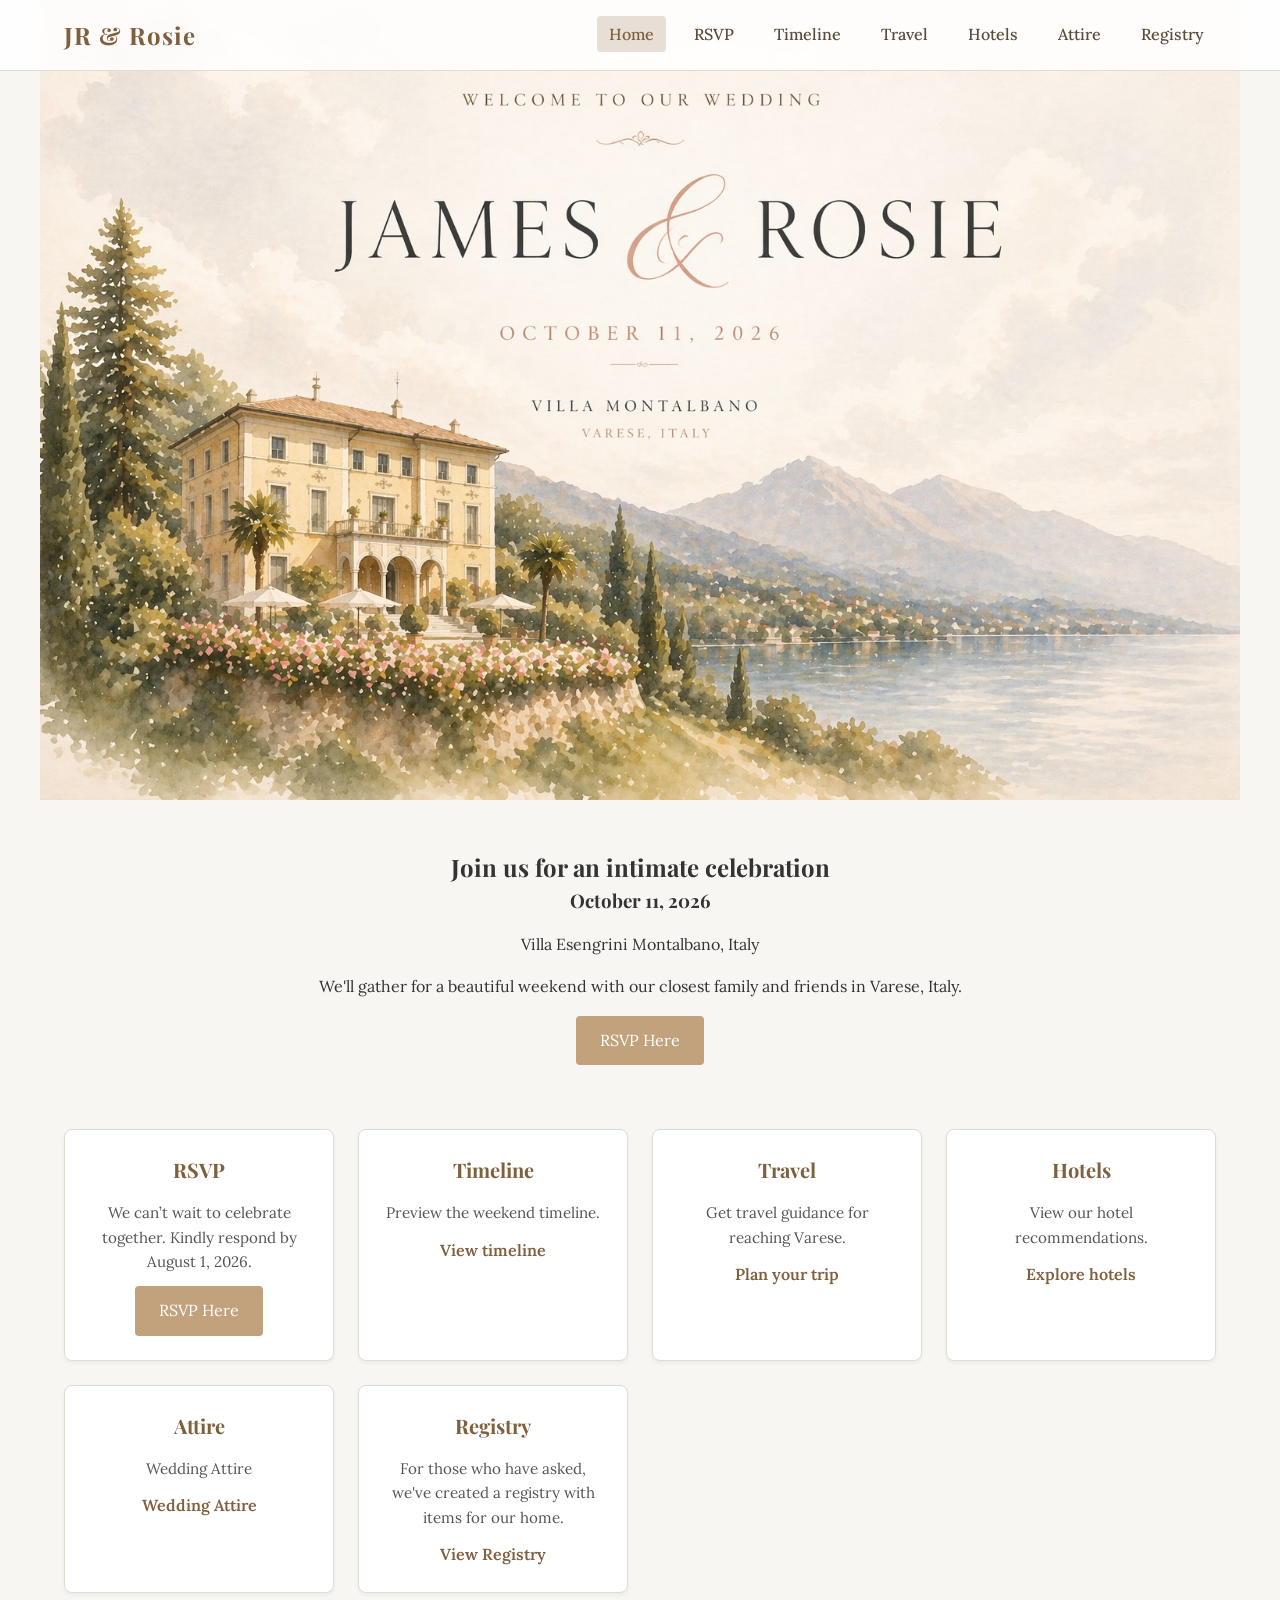
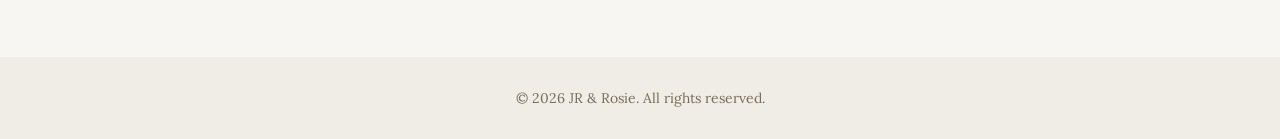
<file: index.html>
<!DOCTYPE html>
<html lang="en">
  <head>
    <meta charset="UTF-8" />
    <meta name="viewport" content="width=device-width, initial-scale=1.0" />
    <title>JR & Rosie Wedding</title>
    <link rel="preconnect" href="https://fonts.googleapis.com" />
    <link rel="preconnect" href="https://fonts.gstatic.com" crossorigin />
    <link
      href="https://fonts.googleapis.com/css2?family=Playfair+Display:wght@400;700&family=Lora:wght@400;600&display=swap"
      rel="stylesheet"
    />
    <link rel="stylesheet" href="styles.css" />
  </head>
  <body>
    <header class="navbar">
      <div class="container">
        <h1 class="logo">JR & Rosie</h1>
        <nav>
          <ul class="nav-list">
            <li><a href="index.html" class="active">Home</a></li>
            <li><a href="rsvp.html">RSVP</a></li>
            <li><a href="timeline.html">Timeline</a></li>
            <li><a href="travel.html">Travel</a></li>
            <li><a href="hotels.html">Hotels</a></li>
            <li><a href="attire.html">Attire</a></li>
            <li><a href="registry.html">Registry</a></li>
          </ul>
        </nav>
      </div>
    </header>
    <!-- Custom hero container using the designed hero image. -->
    <div class="hero-container">
      <img src="hero.jpg" class="hero-image" alt="JR and Rosie Wedding Hero">
      <!-- No clickable overlay areas needed when using a clean hero image -->
    </div>

    <!-- A simple introduction section below the hero image -->
    <section class="intro container">
      <h2>Join us for an intimate celebration</h2>
      <h3>October 11, 2026</h3>
      <p class="venue">Villa Esengrini Montalbano, Italy</p>
      <p>We'll gather for a beautiful weekend with our closest family and friends in Varese, Italy.</p>
      <a href="rsvp.html" class="button">RSVP Here</a>
    </section>
    <section class="info-grid container">
      <div class="info-card">
        <h4>RSVP</h4>
        <p>We can’t wait to celebrate together. Kindly respond by August 1, 2026.</p>
        <a href="rsvp.html" class="button">RSVP Here</a>
      </div>
      
      <div class="info-card">
        <h4>Timeline</h4>
        <p>Preview the weekend timeline.</p>
        <a href="timeline.html" class="card-link">View timeline</a>
      </div>
      
      <div class="info-card">
        <h4>Travel</h4>
        <p>Get travel guidance for reaching Varese.</p>
        <a href="travel.html" class="card-link">Plan your trip</a>
      </div>
      
      <div class="info-card">
        <h4>Hotels</h4>
        <p>View our hotel recommendations.</p>
        <a href="hotels.html" class="card-link">Explore hotels</a>
      </div>
      
        <div class="info-card">
        <h4>Attire</h4>
        <p>Wedding Attire</p>
       <a href="attire.html" class="card-link">Wedding Attire</a>
      </div>     

  <div class="info-card">
    <h4>Registry</h4>
    <p>For those who have asked, we've created a registry with items for our home.</p>
    <a href="registry.html" class="card-link">View Registry</a>
  </div>     
         
    </section>
    
    <footer class="footer">
      <p>© 2026 JR & Rosie. All rights reserved.</p>
    </footer>
  </body>
</html>
</file>
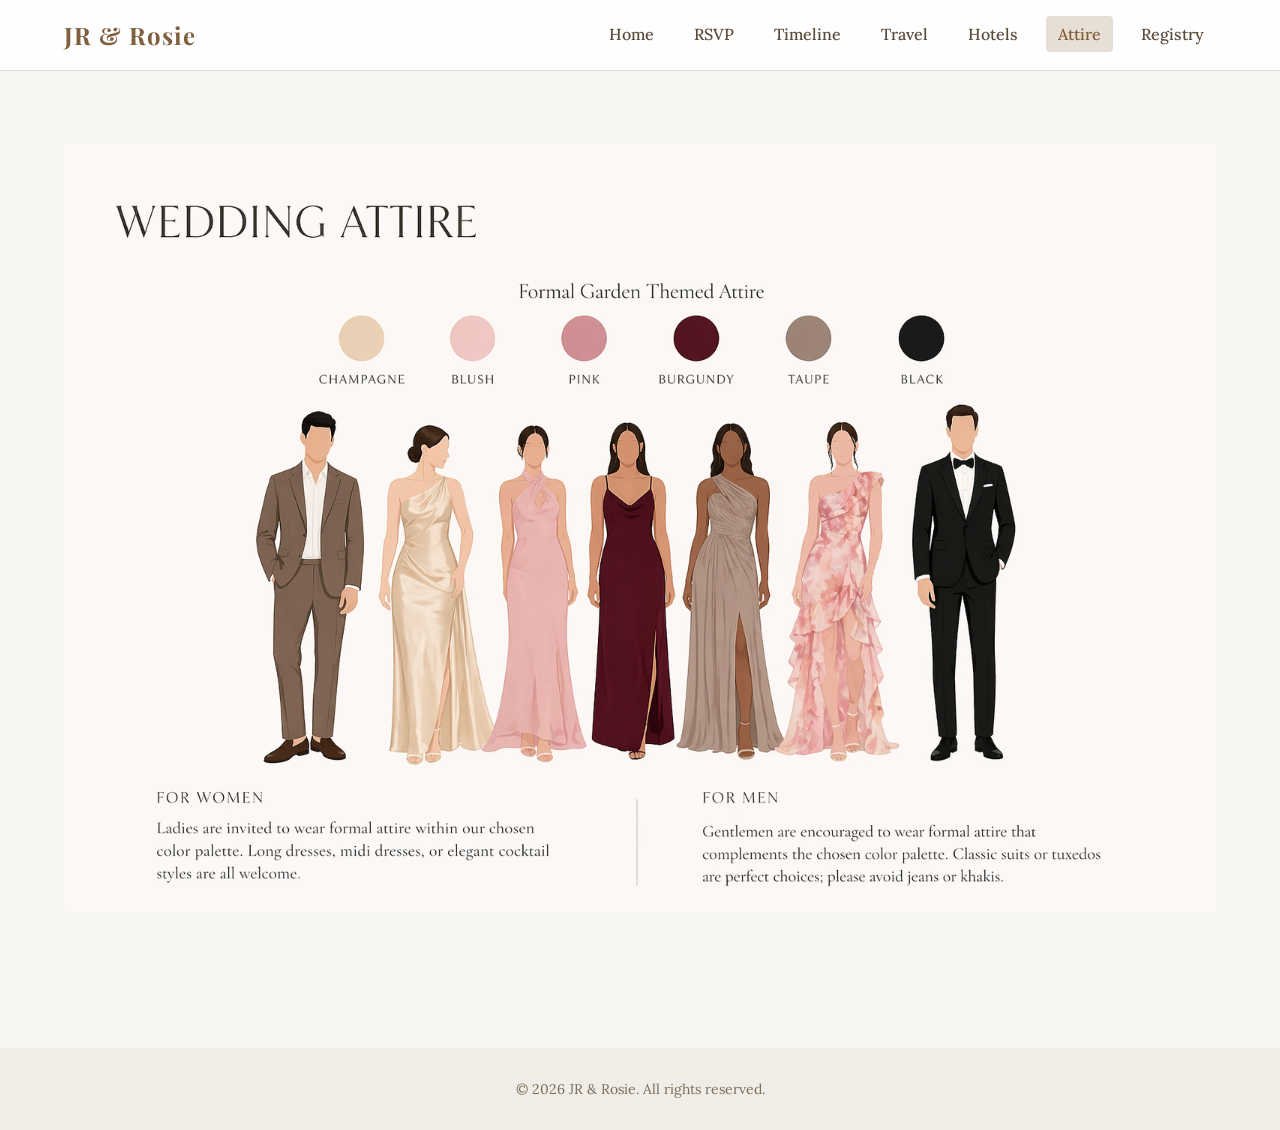
<file: attire.html>
<!DOCTYPE html>
<html lang="en">
  <head>
    <meta charset="UTF-8" />
    <meta name="viewport" content="width=device-width, initial-scale=1.0" />
    <title>Attire | JR & Rosie Wedding</title>
    <link rel="preconnect" href="https://fonts.googleapis.com" />
    <link rel="preconnect" href="https://fonts.gstatic.com" crossorigin />
    <link
      href="https://fonts.googleapis.com/css2?family=Playfair+Display:wght@400;700&family=Lora:wght@400;600&display=swap"
      rel="stylesheet"
    />
    <link rel="stylesheet" href="styles.css" />
  </head>
  <body>
    <header class="navbar">
      <div class="container">
        <h1 class="logo">JR & Rosie</h1>
        <nav>
          <ul class="nav-list">
            <li><a href="index.html">Home</a></li>
            <li><a href="rsvp.html">RSVP</a></li>
            <li><a href="timeline.html">Timeline</a></li>
            <li><a href="travel.html">Travel</a></li>
            <li><a href="hotels.html">Hotels</a></li>
            <li><a href="attire.html" class="active">Attire</a></li>
            <li><a href="registry.html">Registry</a></li>
          </ul>
        </nav>
      </div>
    </header>
    <main class="container">
      <section class="attire-section">
             </p>
        </div>
        <img
          src="attire-guide.png"
          alt="Formal Garden Wedding Attire Guide"
          class="attire-guide-img"
        />
        <div class="attire-details">

          </p>

          </p>
        </div>
      </section>
    </main>
    <footer class="footer">
      <p>© 2026 JR & Rosie. All rights reserved.</p>
    </footer>
  </body>
</html>
</file>
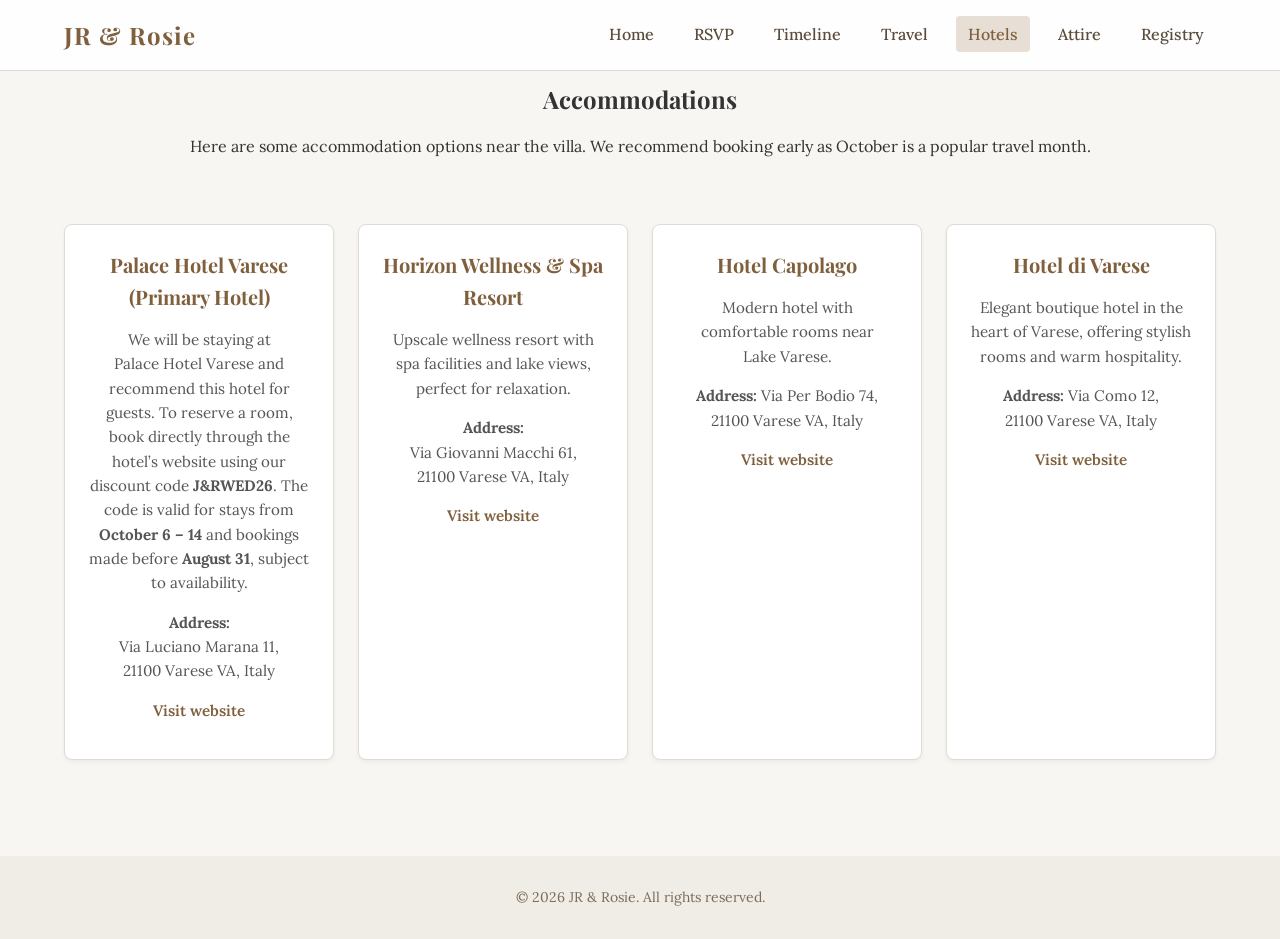
<file: hotels.html>
<!DOCTYPE html>
<html lang="en">
  <head>
    <meta charset="UTF-8" />
    <meta name="viewport" content="width=device-width, initial-scale=1.0" />
    <title>Hotels | JR & Rosie Wedding</title>
    <link rel="preconnect" href="https://fonts.googleapis.com" />
    <link rel="preconnect" href="https://fonts.gstatic.com" crossorigin />
    <link
      href="https://fonts.googleapis.com/css2?family=Playfair+Display:wght@400;700&family=Lora:wght@400;600&display=swap"
      rel="stylesheet"
    />
    <link rel="stylesheet" href="styles.css" />
  </head>
  <body>
    <header class="navbar">
      <div class="container">
        <h1 class="logo">JR & Rosie</h1>
        <nav>
          <ul class="nav-list">
            <li><a href="index.html">Home</a></li>
            <li><a href="rsvp.html">RSVP</a></li>
            <li><a href="timeline.html">Timeline</a></li>
            <li><a href="travel.html">Travel</a></li>
            <li><a href="hotels.html" class="active">Hotels</a></li>
            <li><a href="attire.html">Attire</a></li>
            <li><a href="registry.html">Registry</a></li>
          </ul>
        </nav>
      </div>
    </header>
    <main class="container">
      <section class="page-header">
        <h2>Accommodations</h2>
        <p>Here are some accommodation options near the villa. We recommend booking early as October is a popular travel month.</p>
      </section>
      <section class="info-grid">
        <div class="info-card">
          <h4>Palace Hotel Varese (Primary Hotel)</h4>
          <p>We will be staying at Palace&nbsp;Hotel&nbsp;Varese and recommend this hotel for guests. To reserve a room, book directly through the hotel’s website using our discount code <strong>J&amp;RWED26</strong>. The code is valid for stays from <strong>October&nbsp;6&nbsp;–&nbsp;14</strong> and bookings made before <strong>August&nbsp;31</strong>, subject to availability.</p>
          <p><strong>Address:</strong> Via&nbsp;Luciano&nbsp;Marana&nbsp;11, 21100&nbsp;Varese&nbsp;VA, Italy</p>
          <p><a class="card-link" href="https://www.palacevarese.com/en" target="_blank">Visit website</a></p>
        </div>
          <div class="info-card">
          <h4>Horizon Wellness &amp; Spa Resort</h4>
          <p>Upscale wellness resort with spa facilities and lake views, perfect for relaxation.</p>
          <p><strong>Address:</strong> Via&nbsp;Giovanni&nbsp;Macchi&nbsp;61, 21100&nbsp;Varese&nbsp;VA, Italy</p>
          <p><a class="card-link" href="https://www.horizon-resort.it/" target="_blank">Visit website</a></p>
        </div>   
         <div class="info-card">
          <h4>Hotel Capolago</h4>
          <p>Modern hotel with comfortable rooms near Lake&nbsp;Varese.</p>
          <p><strong>Address:</strong> Via&nbsp;Per&nbsp;Bodio&nbsp;74, 21100&nbsp;Varese&nbsp;VA, Italy</p>
          <p><a class="card-link" href="https://www.capolago.it//" target="_blank">Visit website</a></p>
        </div>
        <div class="info-card">
          <h4>Hotel di Varese</h4>
          <p>Elegant boutique hotel in the heart of Varese, offering stylish rooms and warm hospitality.</p>
          <p><strong>Address:</strong> Via&nbsp;Como&nbsp;12, 21100&nbsp;Varese&nbsp;VA, Italy</p>
          <p><a class="card-link" href="https://www.hoteldivarese.com/" target="_blank">Visit website</a></p>
        </div>
        </div>
      </section>
    </main>
    <footer class="footer">
      <p>© 2026 JR & Rosie. All rights reserved.</p>
    </footer>
  </body>
</html>
</file>
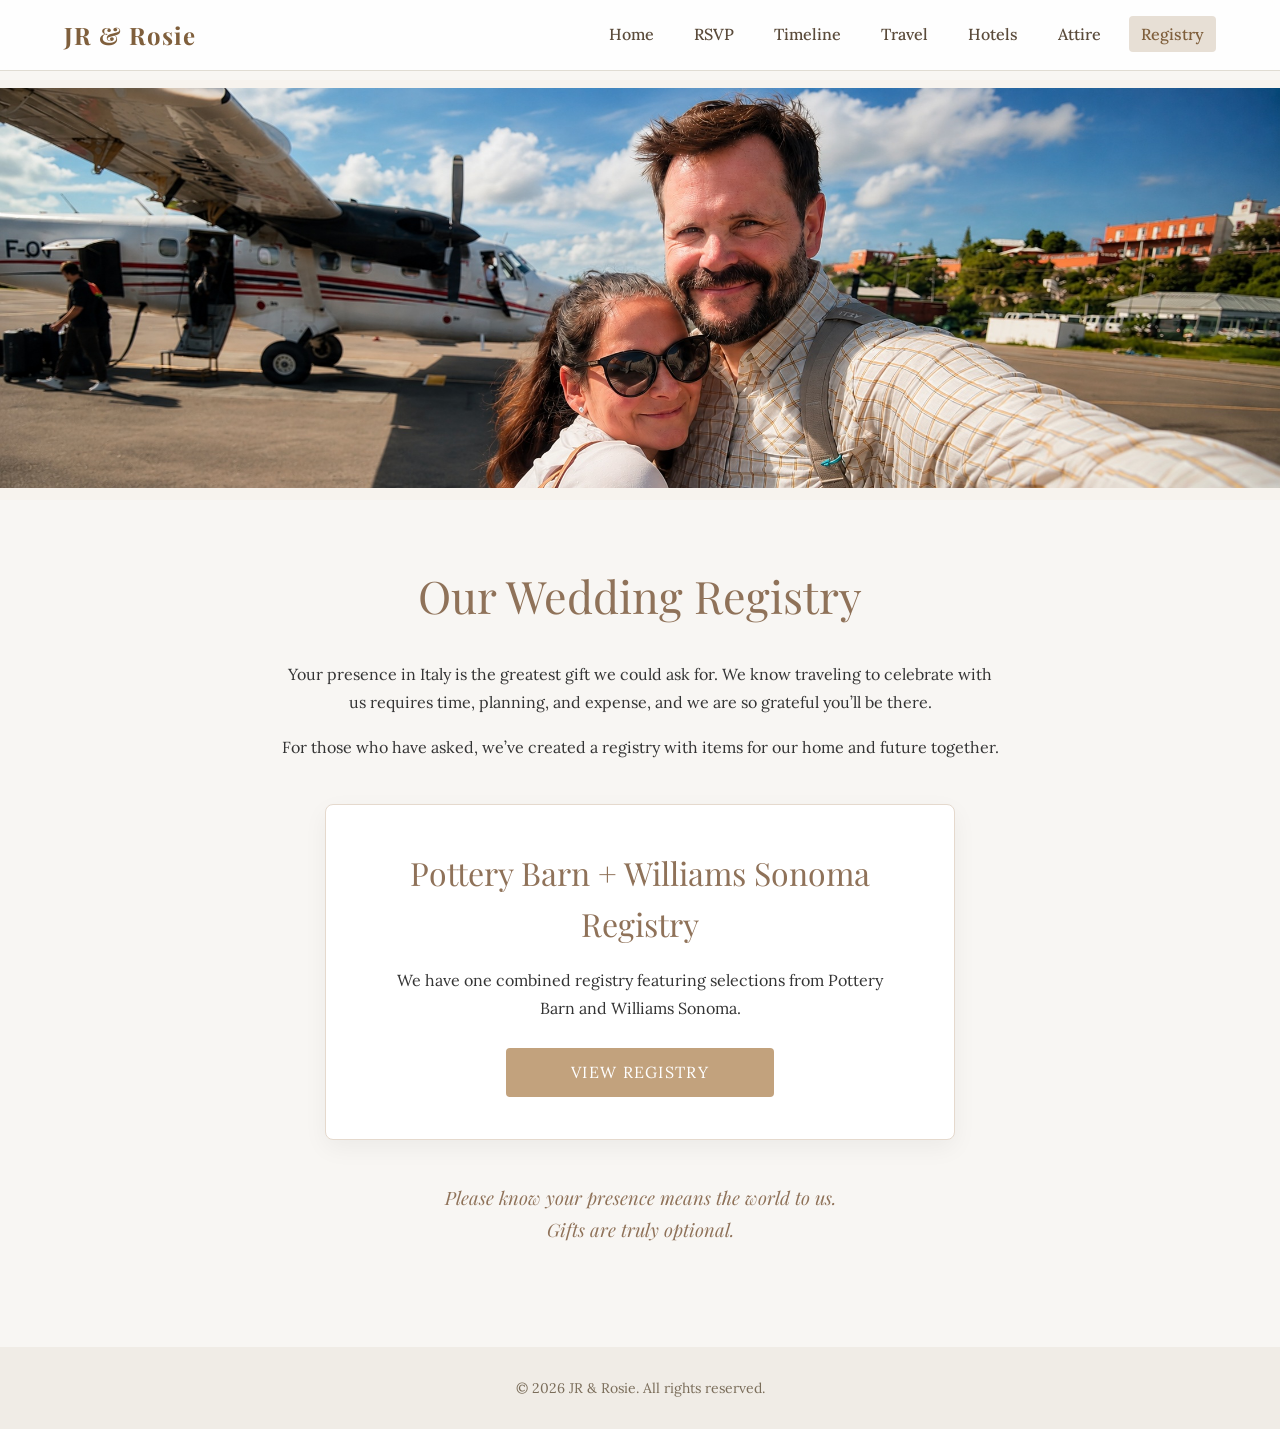
<file: registry.html>
<!DOCTYPE html>
<html lang="en">
  <head>
    <meta charset="UTF-8" />
    <meta name="viewport" content="width=device-width, initial-scale=1.0" />
    <title>Registry | JR & Rosie Wedding</title>
    <link rel="preconnect" href="https://fonts.googleapis.com" />
    <link rel="preconnect" href="https://fonts.gstatic.com" crossorigin />
    <link
      href="https://fonts.googleapis.com/css2?family=Playfair+Display:wght@400;700&family=Lora:wght@400;600&display=swap"
      rel="stylesheet"
    />
    <link rel="stylesheet" href="styles.css" />
  </head>

  <body>
    <header class="navbar">
      <div class="container">
        <h1 class="logo">JR &amp; Rosie</h1>
        <nav aria-label="Main navigation">
          <ul class="nav-list">
            <li><a href="index.html">Home</a></li>
            <li><a href="rsvp.html">RSVP</a></li>
            <li><a href="timeline.html">Timeline</a></li>
            <li><a href="travel.html">Travel</a></li>
            <li><a href="hotels.html">Hotels</a></li>
            <li><a href="attire.html">Attire</a></li>
            <li><a href="registry.html" class="active">Registry</a></li>
          </ul>
        </nav>
      </div>
    </header>

    <main>
      <section class="registry-hero" aria-label="JR and Rosie in Paris">
        <img
  src="registry-hero.jpg"
  class="registry-hero-image"
  alt="JR and Rosie traveling together"
        />
      </section>

      <section class="registry-section container">
        <h2>Our Wedding Registry</h2>
      
        <p class="registry-intro">
          Your presence in Italy is the greatest gift we could ask for.
          We know traveling to celebrate with us requires time, planning,
          and expense, and we are so grateful you’ll be there.
        </p>

        <p class="registry-intro">
          For those who have asked, we’ve created a registry with items
          for our home and future together.
        </p>

        <div class="registry-card">
     
          <h3>Pottery Barn + Williams Sonoma Registry</h3>

          <p>
            We have one combined registry featuring selections from
            Pottery Barn and Williams Sonoma.
          </p>

          <a
            href="https://www.potterybarn.com/registry/vz7pkr6q2t/registry-list.html"
            class="button registry-button"
            target="_blank"
            rel="noopener noreferrer"
          >
            View Registry
          </a>
        </div>

        <p class="registry-note">
          Please know your presence means the world to us.<br />
          Gifts are truly optional.
        </p>
      </section>
    </main>

    <footer class="footer">
      <p>© 2026 JR &amp; Rosie. All rights reserved.</p>
    </footer>
  </body>
</html>
</file>
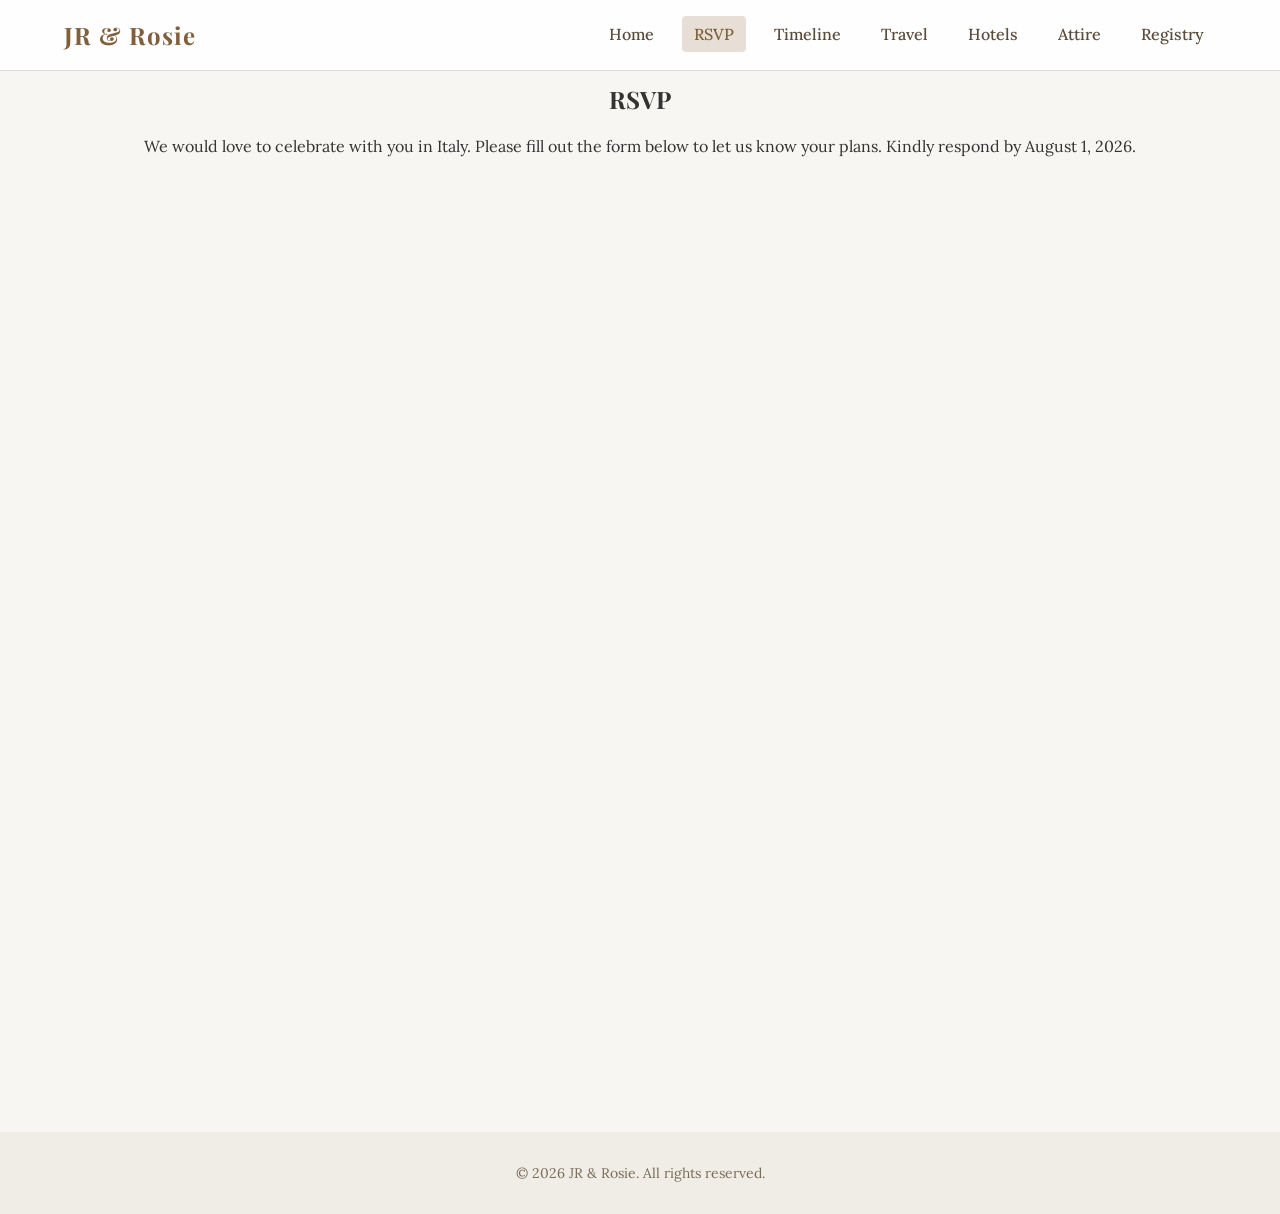
<file: rsvp.html>
<!DOCTYPE html>
<html lang="en">
  <head>
    <meta charset="UTF-8" />
    <meta name="viewport" content="width=device-width, initial-scale=1.0" />
    <title>RSVP | JR & Rosie Wedding</title>
    <link rel="preconnect" href="https://fonts.googleapis.com" />
    <link rel="preconnect" href="https://fonts.gstatic.com" crossorigin />
    <link
      href="https://fonts.googleapis.com/css2?family=Playfair+Display:wght@400;700&family=Lora:wght@400;600&display=swap"
      rel="stylesheet"
    />
    <link rel="stylesheet" href="styles.css" />
  </head>
  <body>
    <header class="navbar">
      <div class="container">
        <h1 class="logo">JR & Rosie</h1>
        <nav>
          <ul class="nav-list">
            <li><a href="index.html">Home</a></li>
            <li><a href="rsvp.html" class="active">RSVP</a></li>
            <li><a href="timeline.html">Timeline</a></li>
            <li><a href="travel.html">Travel</a></li>
            <li><a href="hotels.html">Hotels</a></li>
            <li><a href="attire.html">Attire</a></li>
            <li><a href="registry.html">Registry</a></li>
          </ul>
        </nav>
      </div>
    </header>
    <main class="container">
      <section class="page-header">
        <h2>RSVP</h2>
        <p>We would love to celebrate with you in Italy. Please fill out the form below to let us know your plans. Kindly respond by August 1, 2026.</p>
      </section>
      <section>
        <!-- Embedded Tally RSVP form -->
        <script async src="https://tally.so/widgets/embed.js"></script>
        <iframe
          data-tally-src="https://tally.so/embed/pbP2pV?alignLeft=1&hideTitle=1&transparentBackground=1"
          loading="lazy"
          width="100%"
          height="900"
          frameborder="0"
          marginheight="0"
          marginwidth="0"
          title="JR & Rosie Wedding RSVP"
        ></iframe>
      </section>
    </main>
    <footer class="footer">
      <p>© 2026 JR & Rosie. All rights reserved.</p>
    </footer>
  </body>
</html>
</file>
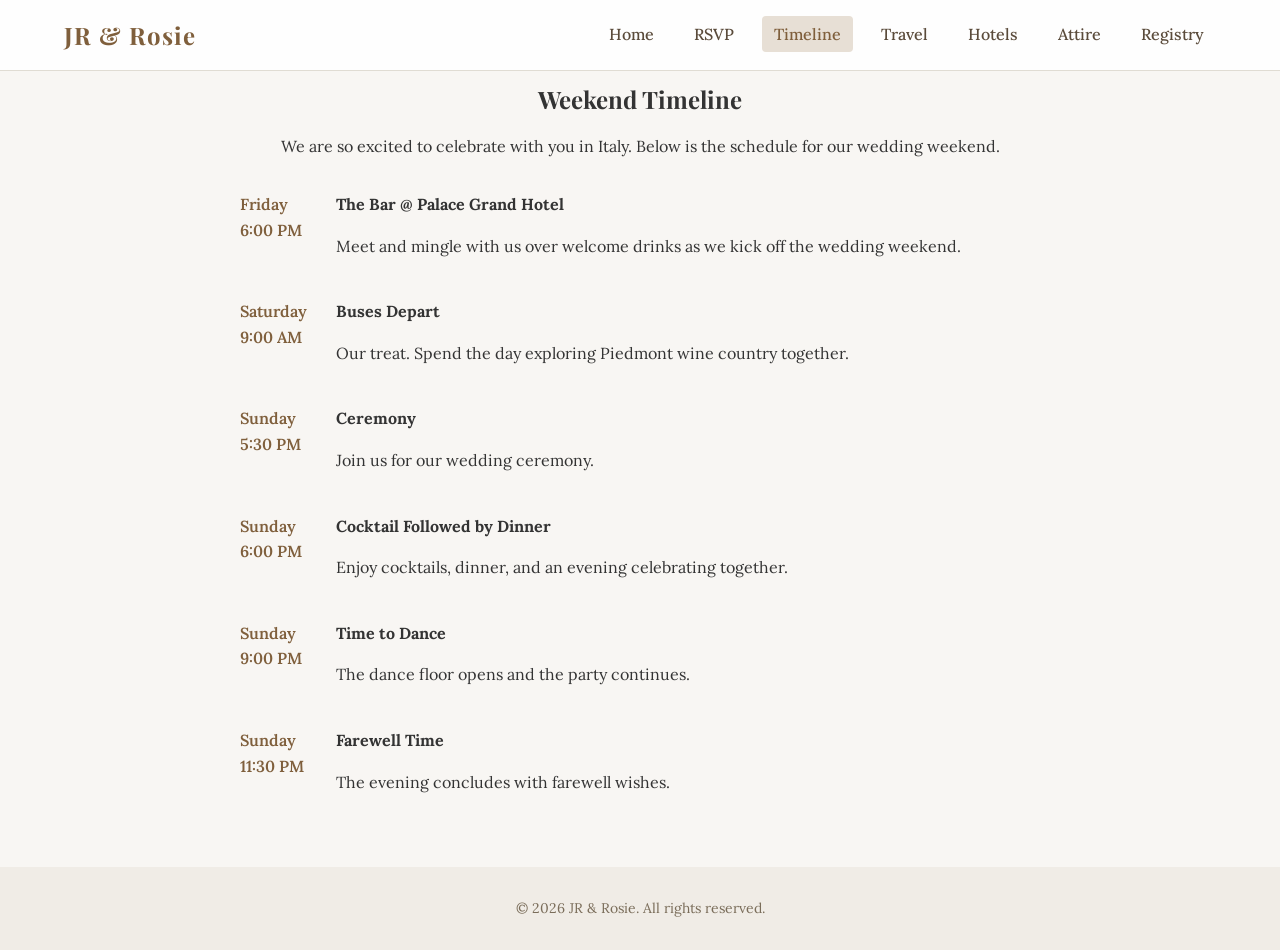
<file: timeline.html>
<!DOCTYPE html>
<html lang="en">
  <head>
    <meta charset="UTF-8" />
    <meta name="viewport" content="width=device-width, initial-scale=1.0" />
    <title>Timeline | JR & Rosie Wedding</title>
    <link rel="preconnect" href="https://fonts.googleapis.com" />
    <link rel="preconnect" href="https://fonts.gstatic.com" crossorigin />
    <link
      href="https://fonts.googleapis.com/css2?family=Playfair+Display:wght@400;700&family=Lora:wght@400;600&display=swap"
      rel="stylesheet"
    />
    <link rel="stylesheet" href="styles.css" />
  </head>
  <body>
    <header class="navbar">
      <div class="container">
        <h1 class="logo">JR & Rosie</h1>
        <nav>
          <ul class="nav-list">
            <li><a href="index.html">Home</a></li>
            <li><a href="rsvp.html">RSVP</a></li>
            <li><a href="timeline.html" class="active">Timeline</a></li>
            <li><a href="travel.html">Travel</a></li>
            <li><a href="hotels.html">Hotels</a></li>
            <li><a href="attire.html">Attire</a></li>
            <li><a href="registry.html">Registry</a></li>
          </ul>
        </nav>
      </div>
    </header>

    <main class="container">
      <section class="page-header">
        <h2>Weekend Timeline</h2>
        <p>We are so excited to celebrate with you in Italy. Below is the schedule for our wedding weekend.</p>
      </section>

      <section class="timeline">
        <div class="timeline-item">
          <div class="time">Friday<br />6:00 PM</div>
          <div class="details">
            <strong>The Bar @ Palace Grand Hotel</strong>
            <p>Meet and mingle with us over welcome drinks as we kick off the wedding weekend.</p>
          </div>
        </div>

        <div class="timeline-item">
          <div class="time">Saturday<br />9:00 AM</div>
          <div class="details">
            <strong>Buses Depart</strong>
            <p>Our treat. Spend the day exploring Piedmont wine country together.</p>
          </div>
        </div>

        <div class="timeline-item">
          <div class="time">Sunday<br />5:30 PM</div>
          <div class="details">
            <strong>Ceremony</strong>
            <p>Join us for our wedding ceremony.</p>
          </div>
        </div>

        <div class="timeline-item">
          <div class="time">Sunday<br />6:00 PM</div>
          <div class="details">
            <strong>Cocktail Followed by Dinner</strong>
            <p>Enjoy cocktails, dinner, and an evening celebrating together.</p>
          </div>
        </div>

        <div class="timeline-item">
          <div class="time">Sunday<br />9:00 PM</div>
          <div class="details">
            <strong>Time to Dance</strong>
            <p>The dance floor opens and the party continues.</p>
          </div>
        </div>

        <div class="timeline-item">
          <div class="time">Sunday<br />11:30 PM</div>
          <div class="details">
            <strong>Farewell Time</strong>
            <p>The evening concludes with farewell wishes.</p>
          </div>
        </div>

        </div>
      </section>
    </main>

    <footer class="footer">
      <p>© 2026 JR & Rosie. All rights reserved.</p>
    </footer>
  </body>
</html>
</file>
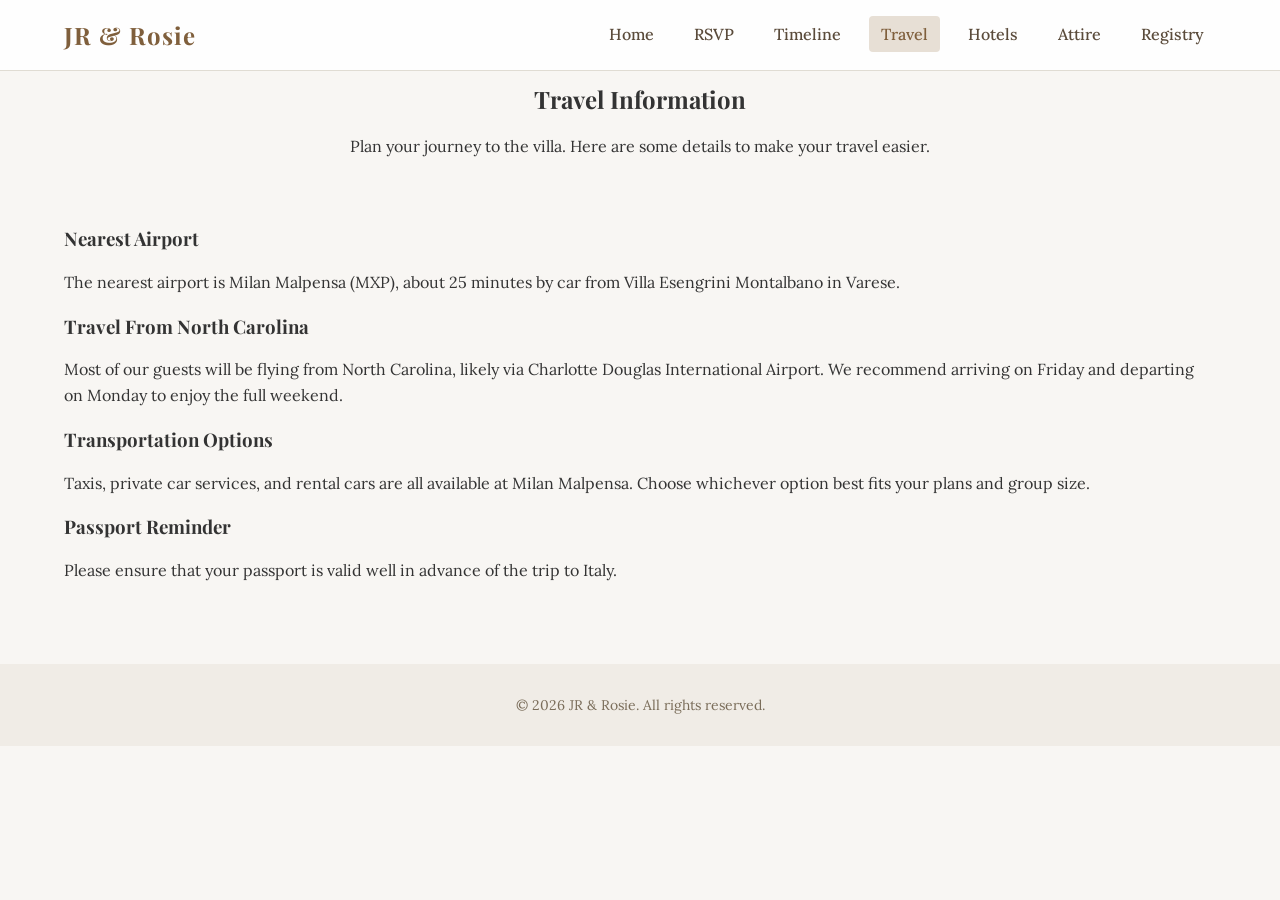
<file: travel.html>
<!DOCTYPE html>
<html lang="en">
  <head>
    <meta charset="UTF-8" />
    <meta name="viewport" content="width=device-width, initial-scale=1.0" />
    <title>Travel | JR & Rosie Wedding</title>
    <link rel="preconnect" href="https://fonts.googleapis.com" />
    <link rel="preconnect" href="https://fonts.gstatic.com" crossorigin />
    <link
      href="https://fonts.googleapis.com/css2?family=Playfair+Display:wght@400;700&family=Lora:wght@400;600&display=swap"
      rel="stylesheet"
    />
    <link rel="stylesheet" href="styles.css" />
  </head>
  <body>
    <header class="navbar">
      <div class="container">
        <h1 class="logo">JR & Rosie</h1>
        <nav>
          <ul class="nav-list">
            <li><a href="index.html">Home</a></li>
            <li><a href="rsvp.html">RSVP</a></li>
            <li><a href="timeline.html">Timeline</a></li>
            <li><a href="travel.html" class="active">Travel</a></li>
            <li><a href="hotels.html">Hotels</a></li>
            <li><a href="attire.html">Attire</a></li>
            <li><a href="registry.html">Registry</a></li>
          </ul>
        </nav>
      </div>
    </header>
    <main class="container">
      <section class="page-header">
        <h2>Travel Information</h2>
        <p>Plan your journey to the villa. Here are some details to make your travel easier.</p>
      </section>
      <section class="section">
        <h3>Nearest Airport</h3>
        <p>The nearest airport is Milan&nbsp;Malpensa (MXP), about 25&nbsp;minutes by car from Villa Esengrini&nbsp;Montalbano in Varese.</p>
        <h3>Travel From North Carolina</h3>
        <p>Most of our guests will be flying from North Carolina, likely via Charlotte&nbsp;Douglas International Airport. We recommend arriving on Friday and departing on Monday to enjoy the full weekend.</p>
        <h3>Transportation Options</h3>
        <p>Taxis, private car services, and rental cars are all available at Milan&nbsp;Malpensa. Choose whichever option best fits your plans and group size.</p>
        <h3>Passport Reminder</h3>
        <p>Please ensure that your passport is valid well in advance of the trip to Italy.</p>
      </section>
    </main>
    <footer class="footer">
      <p>© 2026 JR & Rosie. All rights reserved.</p>
    </footer>
  </body>
</html>
</file>
<file: styles.css>
/* Global styles for JR & Rosie wedding site */
html {
  scroll-behavior: smooth;
}
body {
  margin: 0;
  font-family: 'Lora', serif;
  background-color: #f8f6f3;
  color: #333;
  line-height: 1.6;
}
h1,
h2,
h3,
h4,
h5,
h6 {
  font-family: 'Playfair Display', serif;
  margin: 0;
  color: #333;
}
.container {
  width: 90%;
  max-width: 1200px;
  margin: 0 auto;
}
/* Navigation bar */
.navbar {
  background-color: rgba(255, 255, 255, 0.85);
  backdrop-filter: blur(5px);
  border-bottom: 1px solid #e0dcd3;
  position: fixed;
  width: 100%;
  top: 0;
  z-index: 1000;
}
.navbar .container {
  display: flex;
  justify-content: space-between;
  align-items: center;
  padding: 1rem 0;
}
.logo {
  font-weight: 700;
  font-size: 1.5rem;
  color: #7f5f3c;
  letter-spacing: 1px;
}
.nav-list {
  list-style: none;
  margin: 0;
  padding: 0;
  display: flex;
  gap: 1rem;
}
.nav-list li a {
  text-decoration: none;
  font-weight: 500;
  color: #5a4b3b;
  padding: 0.5rem 0.75rem;
  transition: background-color 0.3s ease, color 0.3s ease;
}
.nav-list li a:hover,
.nav-list li a.active {
  background-color: #e7dfd5;
  color: #7f5f3c;
  border-radius: 4px;
}
/* Hero section */
.hero {
  position: relative;
  height: 80vh;
  background-size: cover;
  background-position: center;
  display: flex;
  align-items: center;
  justify-content: center;
  text-align: center;
  color: #fff;
}
.hero-overlay {
  position: absolute;
  top: 0;
  left: 0;
  right: 0;
  bottom: 0;
  background-color: rgba(0, 0, 0, 0.3);
  z-index: 1;
}
.hero-content {
  position: relative;
  z-index: 2;
}
.hero h2 {
  font-size: 2.5rem;
  letter-spacing: 2px;
  margin-bottom: 0.25rem;
}
.hero h3 {
  font-size: 1.5rem;
  font-weight: 400;
  margin-bottom: 0.5rem;
}
.hero .venue {
  font-size: 1rem;
  font-style: italic;
  margin-bottom: 1rem;
}
.button {
  display: inline-block;
  padding: 0.75rem 1.5rem;
  background-color: #c2a27d;
  color: #fff;
  text-decoration: none;
  border-radius: 4px;
  transition: background-color 0.3s ease;
}
.button:hover {
  background-color: #a58660;
}

/* 
  New hero container styles for the custom hero image layout.
  These styles position the image and clickable areas and hide the original hero and info grid.
*/

.hero-container {
  position: relative;
  max-width: 1200px;
  margin: 0 auto;
}

.hero-image {
  width: 100%;
  display: block;
}

/* Invisible clickable areas overlaying the hero image */
.click {
  position: absolute;
  display: block;
}

/* Positioning for each clickable region, adjust percentages to fine tune alignment */
.rsvp {
  top: 58%;
  left: 8%;
  width: 26%;
  height: 18%;
}

.events {
  top: 58%;
  left: 36%;
  width: 26%;
  height: 18%;
}

.travel {
  top: 58%;
  left: 64%;
  width: 26%;
  height: 18%;
}

.hotels {
  top: 78%;
  left: 8%;
  width: 26%;
  height: 18%;
}

.gallery {
  top: 78%;
  left: 36%;
  width: 26%;
  height: 18%;
}

/* Hide the original hero section (not used after redesign) */
.hero {
  display: none;
}

/* Introduction section below the hero image */
.intro {
  text-align: center;
  margin: 3rem auto;
}
/* Info grid on home page */
.info-grid {
  margin: 4rem auto;
  display: grid;
  grid-template-columns: repeat(auto-fit, minmax(250px, 1fr));
  gap: 1.5rem;
  text-align: center;
}
.info-card {
  padding: 1.5rem;
  border: 1px solid #e0dcd3;
  border-radius: 8px;
  background-color: #fff;
  box-shadow: 0 2px 4px rgba(0, 0, 0, 0.05);
  transition: transform 0.3s ease, box-shadow 0.3s ease;
}
.info-card:hover {
  transform: translateY(-5px);
  box-shadow: 0 4px 10px rgba(0, 0, 0, 0.1);
}
.info-card h4 {
  margin-bottom: 0.5rem;
  font-size: 1.25rem;
  color: #7f5f3c;
}
.info-card p {
  font-size: 0.95rem;
  color: #555;
  margin-bottom: 0.75rem;
}
.card-link {
  color: #7f5f3c;
  text-decoration: none;
  font-weight: 600;
  border-bottom: 1px solid transparent;
  transition: border-color 0.3s ease;
}
.card-link:hover {
  border-color: #7f5f3c;
}
/* Pages general layout */
main {
  padding-top: 80px; /* space for fixed nav */
  padding-bottom: 2rem;
}
.page-header {
  text-align: center;
  margin-bottom: 2rem;
}
.section {
  padding: 2rem 0;
}
/* RSVP form */
.rsvp-form {
  max-width: 600px;
  margin: 0 auto;
  display: flex;
  flex-direction: column;
  gap: 1rem;
}
 .rsvp-form input,
 .rsvp-form textarea,
 .rsvp-form select {
  padding: 0.75rem;
  border: 1px solid #e0dcd3;
  border-radius: 4px;
  font-size: 1rem;
}

/* Custom select arrow */
.rsvp-form select {
  appearance: none;
  background-color: #fff;
  background-image: url("data:image/svg+xml,%3Csvg xmlns='http://www.w3.org/2000/svg' width='10' height='6'%3E%3Cpath fill='%237f5f3c' d='M0 0l5 6 5-6z'/%3E%3C/svg%3E");
  background-repeat: no-repeat;
  background-position: right 0.75rem center;
  background-size: 10px 6px;
  padding-right: 2rem;
}
.rsvp-form button {
  padding: 0.75rem;
  background-color: #c2a27d;
  color: #fff;
  border: none;
  cursor: pointer;
  border-radius: 4px;
  transition: background-color 0.3s ease;
}
.rsvp-form button:hover {
  background-color: #a58660;
}
/* Timeline list */
.timeline {
  max-width: 800px;
  margin: 0 auto;
}
.timeline-item {
  margin-bottom: 1.5rem;
  display: flex;
  align-items: flex-start;
  gap: 1rem;
}
.timeline-item .time {
  font-weight: 600;
  color: #7f5f3c;
  width: 80px;
  flex-shrink: 0;
}
.timeline-item .details {
  flex-grow: 1;
}
/* Gallery */
.gallery {
  column-count: 3;
  column-gap: 1rem;
  max-width: 1200px;
  margin: 0 auto;
}
.gallery img {
  width: 100%;
  border-radius: 6px;
  margin-bottom: 1rem;
  break-inside: avoid;
}
/* Footer */
.footer {
  background-color: #f0ece6;
  padding: 1rem;
  text-align: center;
  font-size: 0.875rem;
  color: #7a6d5a;
}

/* Attire page styles */
.attire-section {
  text-align: center;
  margin: 4rem auto;
}

.color-palette {
  display: flex;
  justify-content: center;
  flex-wrap: wrap;
  gap: 1rem;
  margin: 2rem 0;
}

.color-swatch {
  width: 50px;
  height: 50px;
  border-radius: 50%;
  cursor: pointer;
  transition: transform 0.3s ease;
}

.color-swatch:hover {
  transform: scale(1.2);
}

.color-swatch.champagne {
  background-color: #f7e9d5;
}
.color-swatch.blush {
  background-color: #f3d3d8;
}
.color-swatch.pink {
  background-color: #f7b7c3;
}
.color-swatch.burgundy {
  background-color: #803336;
}
.color-swatch.taupe {
  background-color: #d1c1ae;
}
.color-swatch.black {
  background-color: #000000;
}

.attire-guide-img {
  max-width: 100%;
  margin-bottom: 2rem;
}

.attire-details {
  max-width: 800px;
  margin: 0 auto;
  text-align: left;
}

.attire-details h3 {
  margin-top: 2rem;
  margin-bottom: 0.5rem;
}
@media (max-width: 768px) {
  .hero {
    min-height: 80vh;
    background-size: contain;
    background-position: center center;
  }

  .hero-content {
    padding: 2rem 1rem;
  }
}
@media (max-width: 768px) {
  .navbar .container {
    flex-direction: column;
    align-items: center;
  }

  .nav-list {
    flex-wrap: wrap;
    justify-content: center;
    gap: 0.75rem;
    padding: 0;
    margin-top: 1rem;
  }

  .nav-list li {
    margin: 0;
  }

  .nav-list a {
    font-size: 0.9rem;
  }
}
@media (max-width: 768px) {
  .navbar {
    position: relative;
    z-index: 10;
  }

  .hero {
    padding-top: 2rem;
    min-height: calc(100vh - 140px);
  }

  .hero-content {
    padding-top: 2rem;
  }
}
/* Registry page */

.registry-hero {
  width: 100%;
  height: 420px;
  overflow: hidden;
  background: #f4eee8;
}

.registry-hero-image {
  width: 100%;
  height: 100%;
  display: block;
  object-fit:contain;
  background:#f7f3ee;
  object-position: center 38%;
}

.registry-section {
  max-width: 820px;
  margin: 0 auto;
  padding: 60px 20px 70px;
  text-align: center;
}

.registry-section h2 {
  margin: 0 0 28px;
  font-family: 'Playfair Display', serif;
  font-size: 2.8rem;
  font-weight: 400;
  color: #8f7259;
}

.registry-intro {
  max-width: 720px;
  margin: 0 auto 16px;
  line-height: 1.8;
}

.registry-card {
  max-width: 560px;
  margin: 42px auto;
  padding: 42px 34px;
  background: #ffffff;
  border: 1px solid #e5d9cd;
  border-radius: 8px;
  box-shadow: 0 8px 24px rgba(0, 0, 0, 0.05);
  text-align: center;
}

.registry-card h3 {
  margin: 0 0 18px;
  font-family: 'Playfair Display', serif;
  font-size: 2rem;
  font-weight: 400;
  color: #8f7259;
}

.registry-card p {
  max-width: 500px;
  margin: 0 auto 26px;
  line-height: 1.7;
}

.registry-button {
  display: inline-block;
  min-width: 220px;
  text-transform: uppercase;
  letter-spacing: 0.08em;
}

.registry-note {
  margin: 0 auto;
  font-family: 'Playfair Display', serif;
  font-size: 1.15rem;
  font-style: italic;
  line-height: 1.7;
  color: #8f7259;
}

@media (max-width: 768px) {
  .registry-hero {
    height: 190px;
  }

  .registry-hero-image {
    object-position: center center;
  }

  .registry-section {
    padding: 42px 18px 50px;
  }

  .registry-section h2 {
    font-size: 2.2rem;
  }

  .registry-card {
    margin: 32px auto;
    padding: 32px 22px;
  }

  .registry-card h3 {
    font-size: 1.7rem;
  }

  .registry-button {
    width: 100%;
    min-width: 0;
    box-sizing: border-box;
  }
}
</file>
